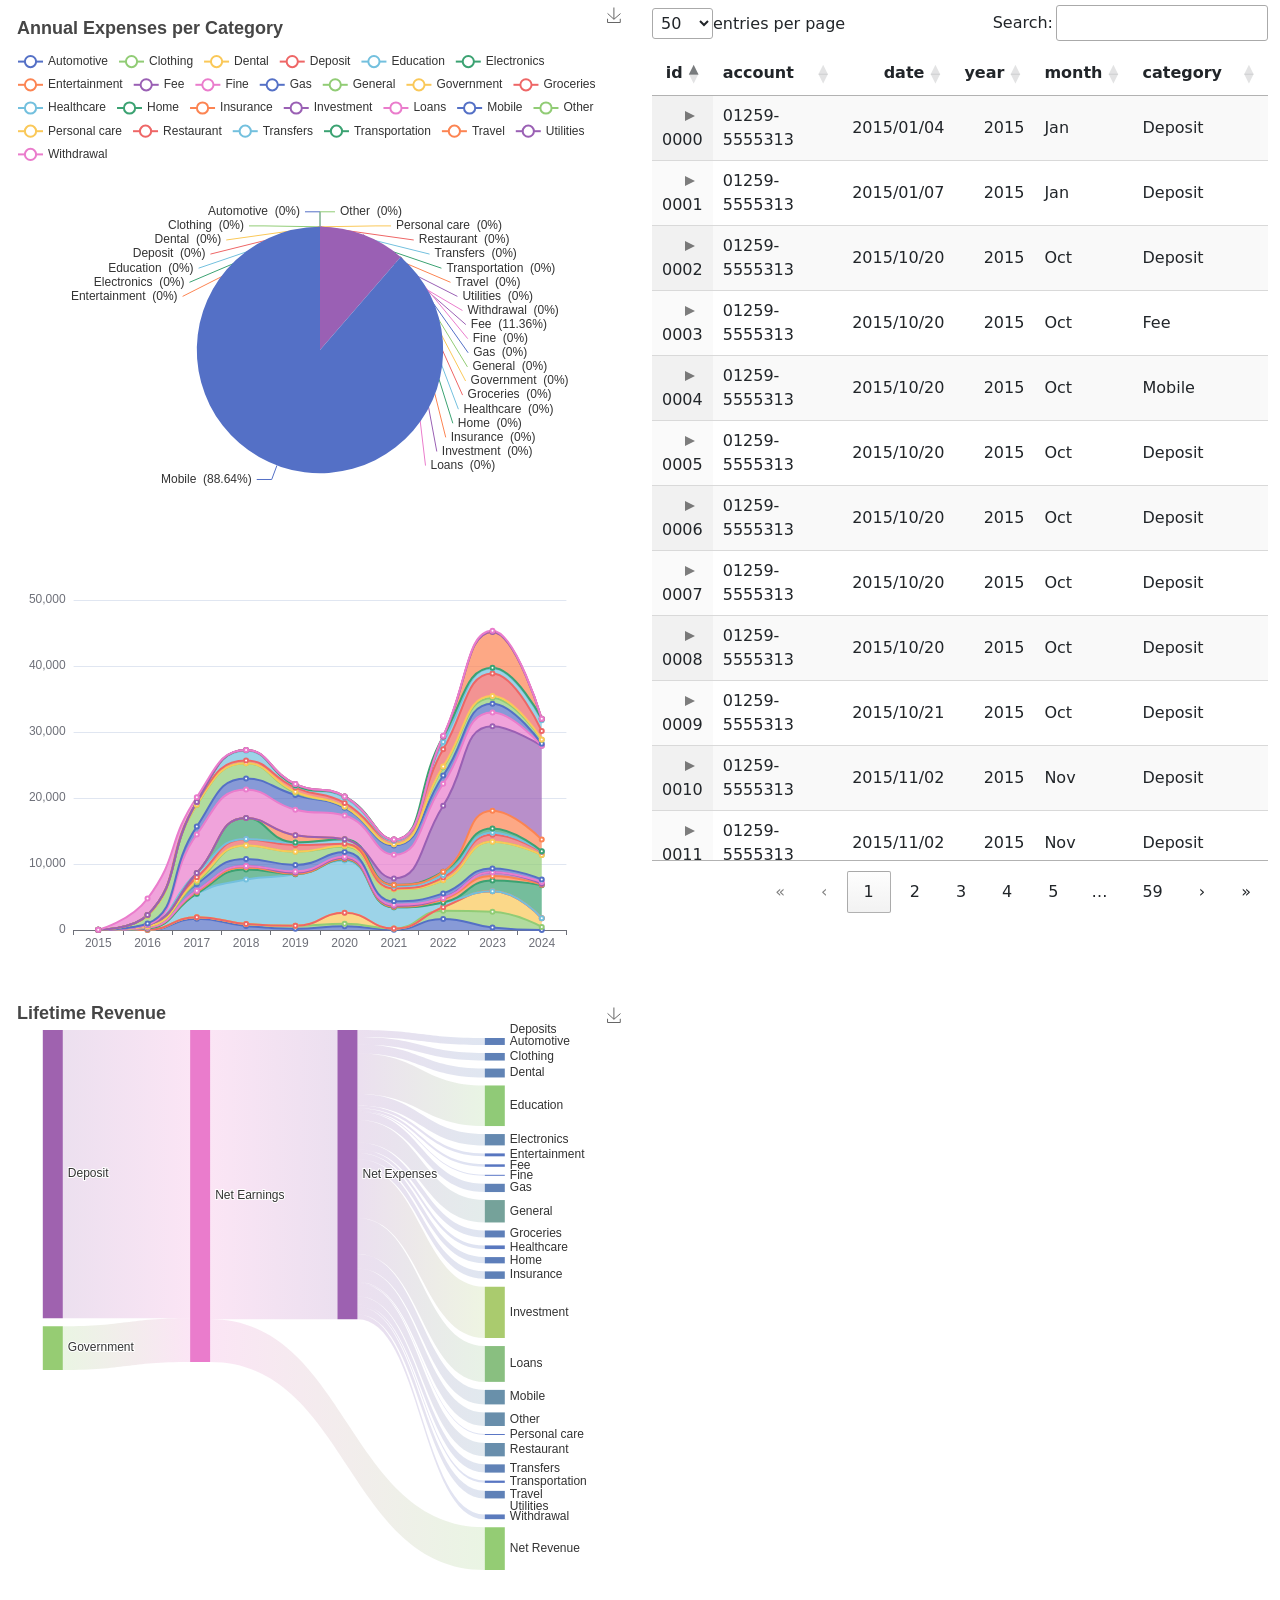
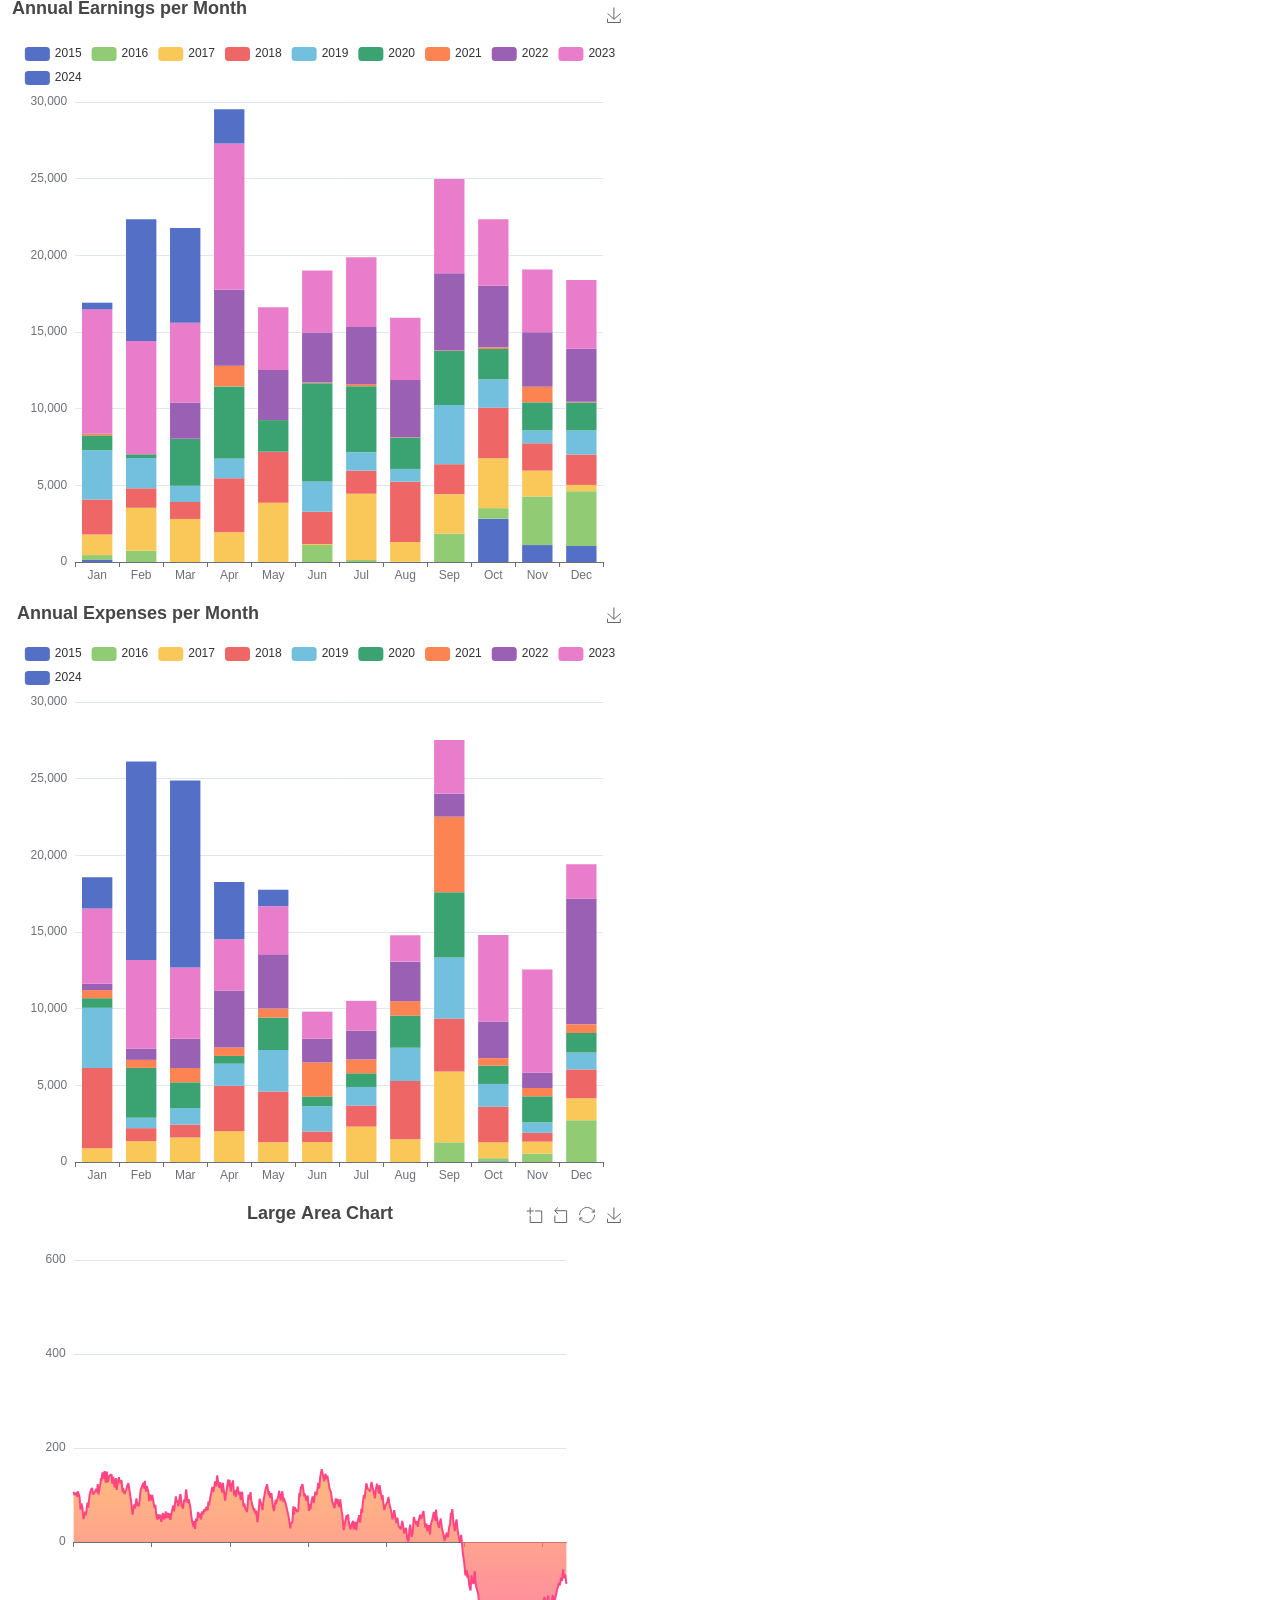
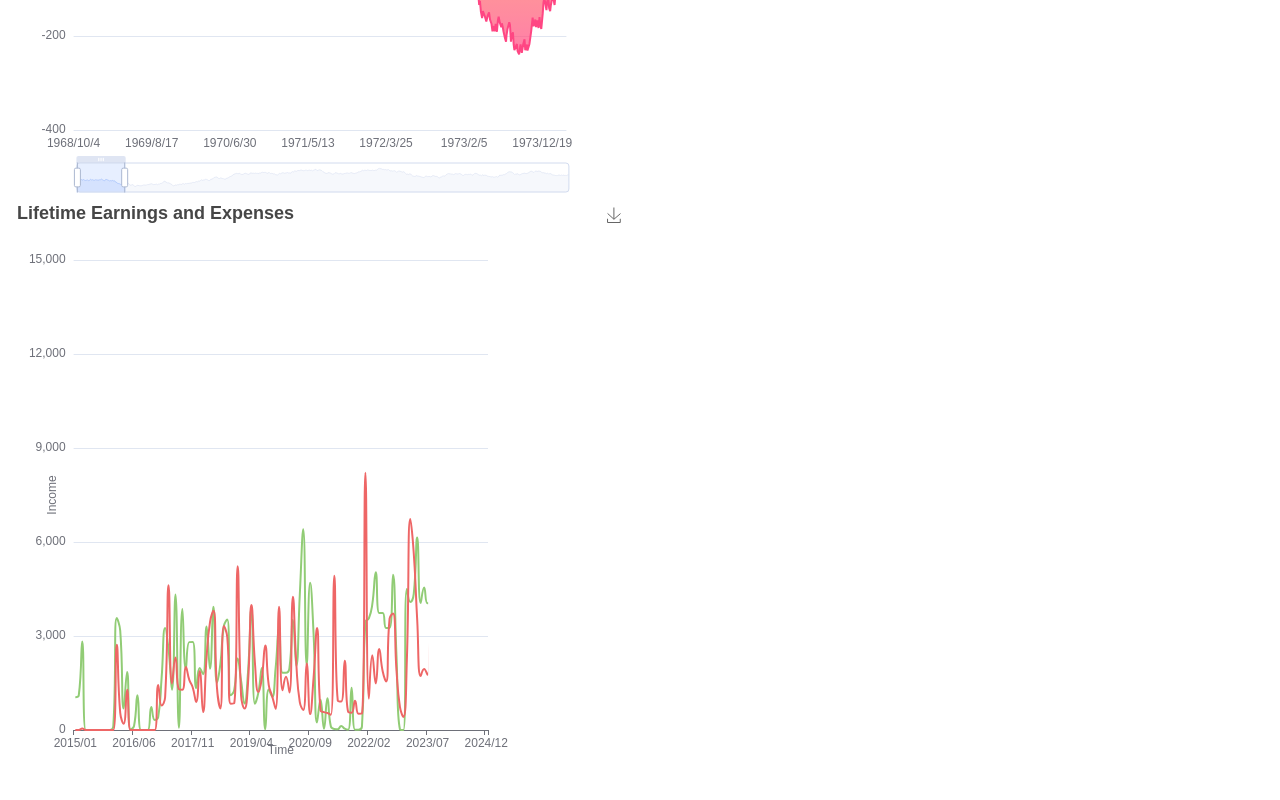
<file: app/index.html>
<!DOCTYPE html>
<html lang="en">
  <head>
    <meta name="viewport" charset="utf-8" />
    <title>Finance Tracker</title>
    <!-- including ECharts file -->
    <!-- <script src="https://cdn.jsdelivr.net/npm/echarts@5.1.0/dist/echarts.min.js"></script> -->
    <script src="echarts/echarts.min.js"></script>

    <!-- include jquery -->
    <script src="https://ajax.googleapis.com/ajax/libs/jquery/3.6.0/jquery.min.js"></script>

    <!-- bootstrap css -->
    <link
      href="https://cdn.jsdelivr.net/npm/bootstrap@5.3.3/dist/css/bootstrap.min.css"
      rel="stylesheet"
      integrity="sha384-QWTKZyjpPEjISv5WaRU9OFeRpok6YctnYmDr5pNlyT2bRjXh0JMhjY6hW+ALEwIH"
      crossorigin="anonymous"
    />
    <script
      src="https://cdn.jsdelivr.net/npm/bootstrap@5.3.3/dist/js/bootstrap.bundle.min.js"
      integrity="sha384-YvpcrYf0tY3lHB60NNkmXc5s9fDVZLESaAA55NDzOxhy9GkcIdslK1eN7N6jIeHz"
      crossorigin="anonymous"
    ></script>

    <!-- data tables library -->
    <link href="./DataTables/datatables.min.css" rel="stylesheet" />
    <script src="./DataTables/datatables.min.js"></script>

    <!-- ECharts and DataTables data -->
    <script src="./data/data.js"></script>
    <script src="./data/table-data.js"></script>
    <script src="./data/table.js"></script>

    <!-- custom styles -->
    <link rel="stylesheet" href="style.css" />
  </head>
  <body>
    <div class="container-fluid">
      <div class="row justify-content-center">
        <div id="chart-div" class="col">
          <div id="pie-chart" class="width_50" style="height: 1000px"></div>
          <div id="sankey-chart" class="width_50" style="height: 600px"></div>
          <div
            id="monthly-earnings-bar-chart"
            class="width_50"
            style="height: 600px"
          ></div>
          <div
            id="monthly-expenses-bar-chart"
            class="width_50"
            style="height: 600px"
          ></div>
          <div id="area-chart" class="width_50" style="height: 600px"></div>
          <div
            id="line-race-chart"
            class="width_50"
            style="height: 600px"
          ></div>
        </div>
        <div id="table-div">
          <table id="table" class="display"></table>
        </div>
      </div>
    </div>
    <div></div>
    <!-- include custom scripts -->
    <script src="./data/pie-chart.js"></script>
    <script src="./data/bar-chart-monthly-earnings.js"></script>
    <script src="./data/bar-chart-monthly-expenses.js"></script>
    <script src="./data/area-chart.js"></script>
    <script src="./data/line-race-chart.js"></script>
    <script src="./data/sankey-chart.js"></script>
  </body>
</html>
</file>
<file: app/style.css>
html {
  -ms-overflow-style: none; /* Internet Explorer 10+ */
  scrollbar-width: none; /* Firefox */
}

html::-webkit-scrollbar {
  width: 0;
  height: 0;
}

#table-div {
  width: 50vw;
}

#table_wrapper {
  /* margin: auto; */
  cursor: default;
  position: sticky;
  position: -webkit-sticky;
  top: 0; /* required */
  
}


#width_50 {
    width: 50vw;
}
</file>
